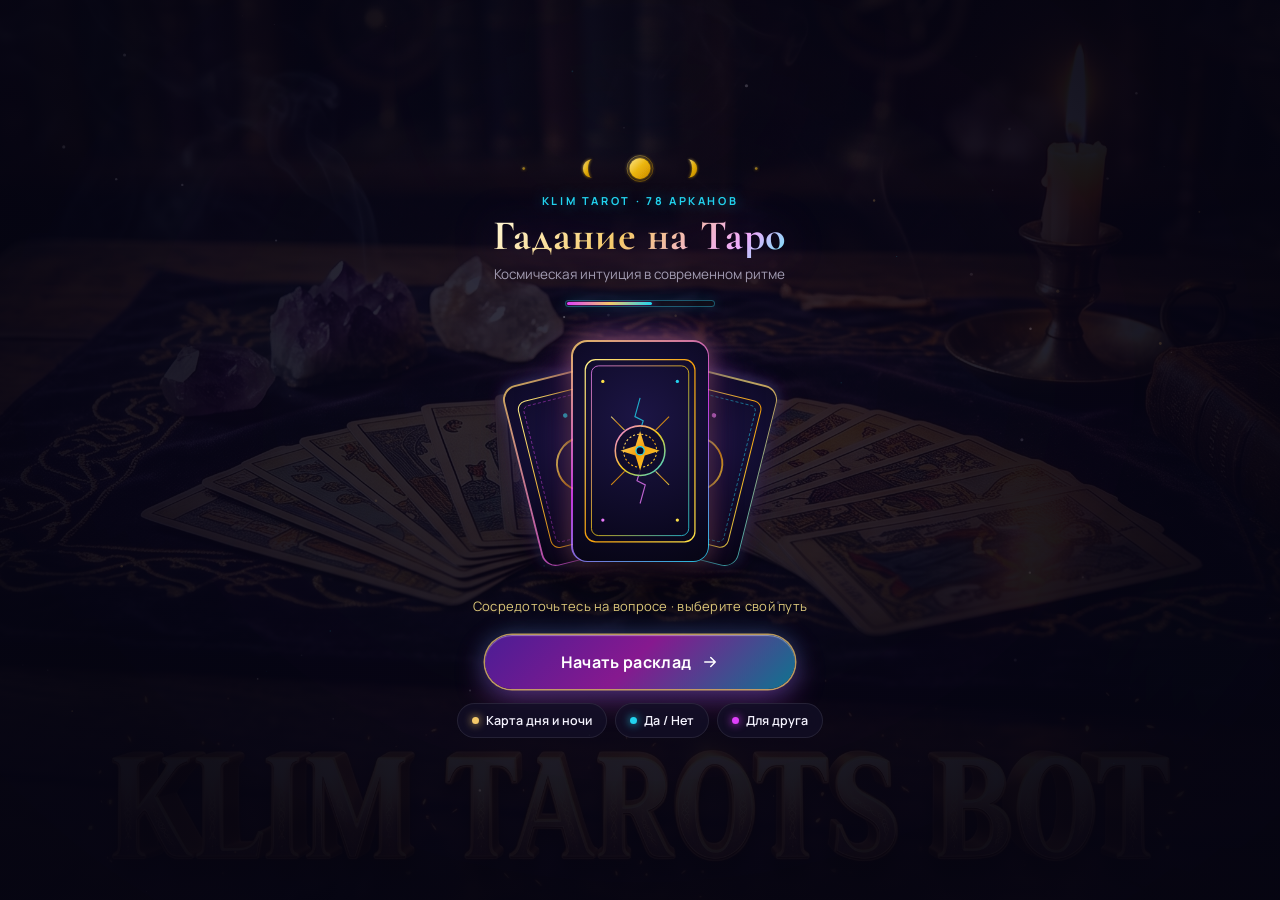
<file: tarot-bot/webapp_backup_v1/index.html>
<!DOCTYPE html>
<html lang="ru">
<head>
  <meta charset="UTF-8" />
  <meta name="viewport" content="width=device-width, initial-scale=1.0, maximum-scale=1.0, user-scalable=no, viewport-fit=cover" />
  <title>KLIM TAROT — Telegram Mini App</title>
  <meta name="theme-color" content="#070614" />

  <!-- Telegram WebApp SDK -->
  <script src="https://telegram.org/js/telegram-web-app.js"></script>

  <!-- Premium Typography: Cormorant Garamond (Celestial Serif) + Manrope (Modern UI Sans) -->
  <link rel="preconnect" href="https://fonts.googleapis.com" />
  <link rel="preconnect" href="https://fonts.gstatic.com" crossorigin />
  <link href="https://fonts.googleapis.com/css2?family=Cormorant+Garamond:ital,wght@0,500;0,600;0,700;1,500&family=Manrope:wght@400;500;600;700;800&display=swap" rel="stylesheet" />

  <link rel="stylesheet" href="./css/styles.css?v=5" />
</head>
<body>
  <!-- Animated Cosmic Starfield & Nebula Canvas -->
  <canvas id="cosmos-canvas" aria-hidden="true"></canvas>
  <div class="ambient-glow glow-gold" aria-hidden="true"></div>
  <div class="ambient-glow glow-magenta" aria-hidden="true"></div>
  <div class="ambient-glow glow-cyan" aria-hidden="true"></div>

  <!-- Main App Shell -->
  <div id="app-shell">

    <!-- ══════════════════════════════════════════════════════════
         VIEW 0: HERO / SPLASH SCREEN (FUSION OF STYLE A + STYLE B)
         Celestial Gold & Constellations (A) + Electric Neon Aura (B)
         ══════════════════════════════════════════════════════════ -->
    <section id="view-hero" class="view active" aria-label="Главный экран">
      <!-- Atmospheric Looping Welcome Animation on Entry -->
      <video class="hero-bg-video" autoplay loop muted playsinline preload="auto" poster="./assets/brand-hero.jpg" aria-hidden="true">
        <source src="./assets/welcome.mp4" type="video/mp4" />
      </video>
      <div class="hero-video-veil" aria-hidden="true"></div>
      <div class="hero-container">
        <!-- Style A: Celestial Moon Phases Header -->
        <div class="moon-phases" aria-hidden="true">
          <svg viewBox="0 0 260 28" class="moon-phases-svg">
            <defs>
              <linearGradient id="goldGrad" x1="0%" y1="0%" x2="100%" y2="100%">
                <stop offset="0%" stop-color="#fde68a"/>
                <stop offset="50%" stop-color="#eab308"/>
                <stop offset="100%" stop-color="#ca8a04"/>
              </linearGradient>
              <filter id="softGoldGlow">
                <feGaussianBlur stdDeviation="1.5" result="blur"/>
                <feMerge><feMergeNode in="blur"/><feMergeNode in="SourceGraphic"/></feMerge>
              </filter>
            </defs>
            <g filter="url(#softGoldGlow)" fill="url(#goldGrad)">
              <!-- Waning Crescent -->
              <path d="M46 6a8 8 0 1 0 0 16 6.2 6.2 0 1 1 0-16z" opacity="0.72"/>
              <!-- Last Quarter -->
              <path d="M84 5a9 9 0 1 0 0 18 4.2 9 0 0 1 0-18z" opacity="0.88"/>
              <!-- Full Moon (center) -->
              <circle cx="130" cy="14" r="10"/>
              <circle cx="130" cy="14" r="12.5" fill="none" stroke="url(#goldGrad)" stroke-width="0.7" opacity="0.5"/>
              <!-- First Quarter -->
              <path d="M176 5a9 9 0 1 1 0 18 4.2 9 0 0 0 0-18z" opacity="0.88"/>
              <!-- Waxing Crescent -->
              <path d="M214 6a8 8 0 1 1 0 16 6.2 6.2 0 1 0 0-16z" opacity="0.72"/>
              <!-- Decorative stars -->
              <circle cx="18" cy="14" r="1.3" opacity="0.55"/>
              <circle cx="242" cy="14" r="1.3" opacity="0.55"/>
              <line x1="25" y1="14" x2="34" y2="14" stroke="url(#goldGrad)" stroke-width="0.6" opacity="0.4"/>
              <line x1="226" y1="14" x2="235" y2="14" stroke="url(#goldGrad)" stroke-width="0.6" opacity="0.4"/>
            </g>
          </svg>
        </div>

        <!-- Style A + B Title Block -->
        <div class="hero-header">
          <div class="hero-eyebrow">KLIM TAROT · 78 АРКАНОВ</div>
          <h1 class="hero-title">Гадание на Таро</h1>
          <p class="hero-subtitle">Космическая интуиция в современном ритме</p>
        </div>

        <!-- Style B Refined Neon Energy Capsule (Top) -->
        <div class="energy-bar-wrap" aria-hidden="true">
          <div class="energy-bar">
            <div class="energy-bar-fill"></div>
          </div>
        </div>

        <!-- Style A + B Centerpiece: Fanned Celestial-Neon Tarot Cards -->
        <div class="hero-fan-stage" id="hero-fan-stage">
          <!-- Neon-Gold Energy Halo -->
          <div class="fan-aura"></div>

          <!-- Left Card (Crescent Moon + Neon Violet Edge) -->
          <div class="hero-tarot-card card-left" data-hero-card="0">
            <div class="hero-card-inner">
              <div class="card-corner tl"></div><div class="card-corner tr"></div>
              <div class="card-corner bl"></div><div class="card-corner br"></div>
              <svg viewBox="0 0 100 160" class="card-sigil-svg">
                <rect x="7" y="7" width="86" height="146" rx="8" fill="none" stroke="url(#cardGoldA)" stroke-width="1"/>
                <rect x="12" y="12" width="76" height="136" rx="5" fill="none" stroke="rgba(217,70,239,0.55)" stroke-width="0.8" stroke-dasharray="3 2"/>
                <path d="M56 54a24 24 0 1 0 0 52 18 18 0 1 1 0-52z" fill="none" stroke="url(#cardGoldA)" stroke-width="1.8"/>
                <circle cx="50" cy="30" r="2.2" fill="#22d3ee"/>
                <circle cx="50" cy="130" r="2.2" fill="#e879f9"/>
                <path d="M26 80h12M62 80h12" stroke="url(#cardGoldA)" stroke-width="0.8" opacity="0.7"/>
              </svg>
            </div>
          </div>

          <!-- Right Card (Crescent + Neon Cyan Edge) -->
          <div class="hero-tarot-card card-right" data-hero-card="2">
            <div class="hero-card-inner">
              <div class="card-corner tl"></div><div class="card-corner tr"></div>
              <div class="card-corner bl"></div><div class="card-corner br"></div>
              <svg viewBox="0 0 100 160" class="card-sigil-svg">
                <rect x="7" y="7" width="86" height="146" rx="8" fill="none" stroke="url(#cardGoldA)" stroke-width="1"/>
                <rect x="12" y="12" width="76" height="136" rx="5" fill="none" stroke="rgba(34,211,238,0.6)" stroke-width="0.8" stroke-dasharray="3 2"/>
                <path d="M44 54a24 24 0 1 1 0 52 18 18 0 1 0 0-52z" fill="none" stroke="url(#cardGoldA)" stroke-width="1.8"/>
                <circle cx="50" cy="30" r="2.2" fill="#e879f9"/>
                <circle cx="50" cy="130" r="2.2" fill="#22d3ee"/>
                <path d="M26 80h12M62 80h12" stroke="url(#cardGoldA)" stroke-width="0.8" opacity="0.7"/>
              </svg>
            </div>
          </div>

          <!-- Center Card (Celestial Sun + Neon Compass Fusion) -->
          <div class="hero-tarot-card card-center" data-hero-card="1">
            <div class="hero-card-inner">
              <div class="card-corner tl"></div><div class="card-corner tr"></div>
              <div class="card-corner bl"></div><div class="card-corner br"></div>
              <svg viewBox="0 0 120 190" class="card-sigil-svg">
                <defs>
                  <linearGradient id="cardGoldA" x1="0%" y1="0%" x2="100%" y2="100%">
                    <stop offset="0%" stop-color="#fef08a"/>
                    <stop offset="50%" stop-color="#f59e0b"/>
                    <stop offset="100%" stop-color="#fde047"/>
                  </linearGradient>
                  <linearGradient id="neonFusion" x1="0%" y1="0%" x2="100%" y2="100%">
                    <stop offset="0%" stop-color="#e879f9"/>
                    <stop offset="50%" stop-color="#facc15"/>
                    <stop offset="100%" stop-color="#22d3ee"/>
                  </linearGradient>
                </defs>
                <!-- Outer Gold Frame + Inner Neon Arc -->
                <rect x="7" y="7" width="106" height="176" rx="10" fill="none" stroke="url(#cardGoldA)" stroke-width="1.2"/>
                <rect x="13" y="13" width="94" height="164" rx="7" fill="none" stroke="url(#neonFusion)" stroke-width="0.9" opacity="0.85"/>
                <!-- Celestial Sunburst Rays -->
                <g stroke="url(#cardGoldA)" stroke-width="1" opacity="0.85">
                  <line x1="60" y1="34" x2="60" y2="56"/>
                  <line x1="60" y1="134" x2="60" y2="156"/>
                  <line x1="22" y1="95" x2="40" y2="95"/>
                  <line x1="80" y1="95" x2="98" y2="95"/>
                  <line x1="32" y1="62" x2="45" y2="75"/>
                  <line x1="75" y1="115" x2="88" y2="128"/>
                  <line x1="88" y1="62" x2="75" y2="75"/>
                  <line x1="45" y1="115" x2="32" y2="128"/>
                </g>
                <!-- Neon Energy Lightning Lines (Style B) -->
                <path d="M60 44 L55 62 L63 66 L60 76" fill="none" stroke="#22d3ee" stroke-width="1.1" opacity="0.8"/>
                <path d="M60 146 L65 128 L57 124 L60 114" fill="none" stroke="#e879f9" stroke-width="1.1" opacity="0.8"/>
                <!-- Sacred Circle + Star Compass -->
                <circle cx="60" cy="95" r="24" fill="rgba(16,12,42,0.85)" stroke="url(#neonFusion)" stroke-width="1.5"/>
                <circle cx="60" cy="95" r="16" fill="none" stroke="url(#cardGoldA)" stroke-width="1" stroke-dasharray="2 2"/>
                <path d="M60 76 L64.5 90.5 L79 95 L64.5 99.5 L60 114 L55.5 99.5 L41 95 L55.5 90.5 Z" fill="url(#cardGoldA)"/>
                <circle cx="60" cy="95" r="4" fill="#0b0920" stroke="#22d3ee" stroke-width="1.2"/>
                <!-- Corner Stars -->
                <circle cx="24" cy="28" r="1.6" fill="#fde047"/>
                <circle cx="96" cy="28" r="1.6" fill="#22d3ee"/>
                <circle cx="24" cy="162" r="1.6" fill="#e879f9"/>
                <circle cx="96" cy="162" r="1.6" fill="#fde047"/>
              </svg>
            </div>
          </div>
        </div>

        <!-- Subtle Prompt -->
        <p class="hero-hint">Сосредоточьтесь на вопросе · выберите свой путь</p>

        <!-- Style A+B Signature CTA Button -->
        <div class="hero-actions">
          <button class="btn-fusion-primary" id="btn-enter-app">
            <span class="btn-fusion-text">Начать расклад</span>
            <svg class="btn-arrow" viewBox="0 0 24 24" fill="none" stroke="currentColor" stroke-width="2">
              <path d="M5 12h14M13 6l6 6-6 6" stroke-linecap="round" stroke-linejoin="round"/>
            </svg>
          </button>

          <!-- Quick Shortcuts right from Hero -->
          <div class="hero-quick-row">
            <button class="hero-chip" data-action="card-of-day">
              <span class="chip-dot dot-gold"></span>Карта дня и ночи
            </button>
            <button class="hero-chip" data-action="oracle">
              <span class="chip-dot dot-cyan"></span>Да / Нет
            </button>
            <button class="hero-chip" data-action="friend">
              <span class="chip-dot dot-magenta"></span>Для друга
            </button>
          </div>
        </div>
      </div>
    </section>

    <!-- ══════════════════════════════════════════════════════════
         MAIN APP CHROME (ULTRA-MODERN GLASS DESIGN FOR ALL OTHER VIEWS)
         ══════════════════════════════════════════════════════════ -->
    <div id="main-chrome" class="hidden">
      <!-- Top Sticky Header -->
      <header class="top-bar">
        <button class="icon-btn hidden" id="btn-back" aria-label="Назад">
          <svg viewBox="0 0 24 24" fill="none" stroke="currentColor" stroke-width="2">
            <path d="M15 18l-6-6 6-6" stroke-linecap="round" stroke-linejoin="round"/>
          </svg>
        </button>
        <div class="brand-pill" id="btn-to-hero" title="На заставку">
          <span class="brand-gem"></span>
          <span class="brand-name" id="topbar-title">KLIM TAROT</span>
        </div>
        <div class="top-bar-actions">
          <button class="icon-btn" id="btn-next-track" aria-label="Следующий трек" title="Переключить трек">
            <svg viewBox="0 0 24 24" fill="none" stroke="currentColor" stroke-width="1.8">
              <path d="M5 5l9 7-9 7V5z" stroke-linejoin="round"/>
              <path d="M19 5v14" stroke-linecap="round"/>
            </svg>
          </button>
          <button class="icon-btn" id="btn-sound-toggle" aria-label="Звук" title="Вкл/выкл звук">
            <svg id="icon-sound-on" viewBox="0 0 24 24" fill="none" stroke="currentColor" stroke-width="1.8">
              <path d="M11 5L6 9H2v6h4l5 4V5z" stroke-linejoin="round"/>
              <path d="M15.54 8.46a5 5 0 0 1 0 7.07M19.07 4.93a10 10 0 0 1 0 14.14" stroke-linecap="round"/>
            </svg>
            <svg id="icon-sound-off" class="hidden" viewBox="0 0 24 24" fill="none" stroke="currentColor" stroke-width="1.8">
              <path d="M11 5L6 9H2v6h4l5 4V5z" stroke-linejoin="round"/>
              <path d="M23 9l-6 6M17 9l6 6" stroke-linecap="round"/>
            </svg>
          </button>
          <button class="icon-btn" id="btn-history-shortcut" aria-label="История">
            <svg viewBox="0 0 24 24" fill="none" stroke="currentColor" stroke-width="1.8">
              <circle cx="12" cy="12" r="9"/>
              <path d="M12 7v5l3 2" stroke-linecap="round" stroke-linejoin="round"/>
            </svg>
          </button>
        </div>
      </header>

      <!-- Scrollable Viewport -->
      <main id="views-container">

        <!-- ── VIEW 1: MODERN HOME BENTO DASHBOARD ── -->
        <section id="view-home" class="subview">
          <!-- Brand Atmospheric Banner (Animated Video replacing static image) -->
          <div class="modern-hero-banner" id="banner-daily-card">
            <video class="banner-bg-img" autoplay loop muted playsinline preload="auto" poster="./assets/brand-hero.jpg" aria-hidden="true">
              <source src="./assets/welcome.mp4" type="video/mp4" />
            </video>
            <div class="banner-overlay"></div>
            <div class="daily-timer-pill hidden" id="daily-timer-pill"></div>
            <div class="banner-content">
              <div class="banner-badge" id="daily-status-badge">ПОСЛАНИЕ ПО ВАШЕМУ ВРЕМЕНИ</div>
              <h2 class="banner-title" id="daily-banner-title">Карта дня и ночи</h2>
              <p class="banner-desc" id="daily-banner-desc">Днём — послание дня, ночью — карта этой ночи (по вашему времени)</p>
              <div class="banner-cta">
                <span id="daily-banner-cta">Открыть карту</span>
                <svg viewBox="0 0 24 24" fill="none" stroke="currentColor" stroke-width="2"><path d="M5 12h14M13 6l6 6-6 6" stroke-linecap="round" stroke-linejoin="round"/></svg>
              </div>
            </div>
          </div>

          <!-- Modern Bento Grid -->
          <div class="section-head">
            <h3>Быстрый доступ</h3>
          </div>
          <div class="bento-grid">
            <button class="bento-card bento-accent-cyan" data-nav="oracle">
              <div class="bento-icon icon-cyan">
                <svg viewBox="0 0 24 24" fill="none" stroke="currentColor" stroke-width="1.8">
                  <path d="M12 3v18M4 9l8-6 8 6M6 15l6 6 6-6" stroke-linecap="round" stroke-linejoin="round"/>
                </svg>
              </div>
              <div class="bento-meta">
                <span class="bento-title">Да или Нет</span>
                <span class="bento-sub">Мгновенный оракул</span>
              </div>
            </button>

            <button class="bento-card bento-accent-magenta" data-nav="friend">
              <div class="bento-icon icon-magenta">
                <svg viewBox="0 0 24 24" fill="none" stroke="currentColor" stroke-width="1.8">
                  <path d="M20 12v8a2 2 0 0 1-2 2H6a2 2 0 0 1-2-2v-8M2 7h20v5H2zM12 22V7M12 7H7.5a2.5 2.5 0 1 1 0-5C11 2 12 7 12 7zM12 7h4.5a2.5 2.5 0 1 0 0-5C13 2 12 7 12 7z" stroke-linecap="round" stroke-linejoin="round"/>
                </svg>
              </div>
              <div class="bento-meta">
                <span class="bento-title">Для друга</span>
                <span class="bento-sub">Расклад в подарок</span>
              </div>
            </button>

            <button class="bento-card bento-wide bento-accent-gold" data-nav="spreads">
              <div class="bento-wide-left">
                <div class="bento-icon icon-gold">
                  <svg viewBox="0 0 24 24" fill="none" stroke="currentColor" stroke-width="1.8">
                    <rect x="4" y="4" width="11" height="16" rx="2"/>
                    <path d="M15 7h3a2 2 0 0 1 2 2v11a2 2 0 0 1-2 2H9a2 2 0 0 1-2-2v-1"/>
                  </svg>
                </div>
                <div class="bento-meta">
                  <span class="bento-title">Тематические расклады</span>
                  <span class="bento-sub">21 расклад · Любовь, карьера, год вперёд</span>
                </div>
              </div>
              <svg class="chevron-icon" viewBox="0 0 24 24" fill="none" stroke="currentColor" stroke-width="2"><path d="M9 6l6 6-6 6" stroke-linecap="round" stroke-linejoin="round"/></svg>
            </button>

            <button class="bento-card" data-nav="dictionary">
              <div class="bento-icon icon-violet">
                <svg viewBox="0 0 24 24" fill="none" stroke="currentColor" stroke-width="1.8">
                  <path d="M4 19.5A2.5 2.5 0 0 1 6.5 17H20M4 4.5A2.5 2.5 0 0 1 6.5 2H20v20H6.5A2.5 2.5 0 0 1 4 19.5v-15z" stroke-linecap="round" stroke-linejoin="round"/>
                </svg>
              </div>
              <div class="bento-meta">
                <span class="bento-title">Словарь карт</span>
                <span class="bento-sub">Все 78 арканов</span>
              </div>
            </button>

            <button class="bento-card" data-nav="history">
              <div class="bento-icon icon-amber">
                <svg viewBox="0 0 24 24" fill="none" stroke="currentColor" stroke-width="1.8">
                  <path d="M12 8v4l3 3m6-3a9 9 0 1 1-18 0 9 9 0 0 1 18 0z" stroke-linecap="round" stroke-linejoin="round"/>
                </svg>
              </div>
              <div class="bento-meta">
                <span class="bento-title">Моя история</span>
                <span class="bento-sub" id="history-count-label">Сохранённые</span>
              </div>
            </button>
          </div>

          <!-- Popular Spreads Horizontal Shelf -->
          <div class="section-head">
            <h3>Популярные расклады</h3>
            <button class="link-btn" data-nav="spreads">Все 21</button>
          </div>
          <div class="featured-spreads-row" id="featured-spreads-row"></div>
        </section>

        <!-- ── VIEW 2: ALL & THEMED SPREADS ── -->
        <section id="view-spreads" class="subview">
          <div class="view-intro">
            <h2>Библиотека раскладов</h2>
            <p>Выберите тему или конкретный расклад под ваш запрос</p>
          </div>
          <div class="pill-tabs" id="spread-category-tabs"></div>
          <div class="spreads-list" id="spreads-list"></div>
        </section>

        <!-- ── VIEW 3: INTERACTIVE DRAW TABLE ── -->
        <section id="view-draw" class="subview">
          <div class="draw-header">
            <div class="draw-badge" id="draw-mode-badge">РАСКЛАД</div>
            <h2 id="draw-spread-title">Три карты</h2>
            <p id="draw-spread-intro"></p>
          </div>

          <!-- Optional Question Input -->
          <div class="glass-input-wrap" id="draw-question-box">
            <input type="text" id="draw-question-input" class="glass-input" placeholder="Сформулируйте вопрос (необязательно)..." maxlength="140" />
          </div>

          <!-- Progress & Drawn Slots -->
          <div class="draw-progress-bar">
            <span id="draw-progress-text">Выберите 3 карты из колоды</span>
            <button class="chip-auto-btn" id="btn-auto-draw">Вытянуть случайно ✨</button>
          </div>

          <div class="drawn-slots" id="drawn-slots"></div>

          <!-- Interactive Deck Fan -->
          <div class="deck-picker-area" id="deck-picker-area">
            <div class="deck-strip" id="deck-strip"></div>
            <div class="deck-hint">Нажимайте на карты, которые притягивают взгляд</div>
          </div>
        </section>

        <!-- ── VIEW 4: READING RESULT & SYNTHESIS ── -->
        <section id="view-result" class="subview">
          <div class="result-hero" id="result-hero"></div>

          <!-- Drawn Cards Visual Strip (3D Flipped Cards) -->
          <div class="revealed-cards-grid" id="revealed-cards-grid"></div>

          <!-- Detailed Human-Language Breakdown -->
          <div class="section-head">
            <h3>Подробное толкование</h3>
          </div>
          <div class="interpretations-list" id="interpretations-list"></div>

          <!-- Synthesis Card -->
          <div class="synthesis-card" id="synthesis-card"></div>

          <!-- Result Actions -->
          <div class="result-actions">
            <button class="btn-fusion-primary" id="btn-share-reading">
              <span class="btn-fusion-text" id="btn-share-label">Поделиться раскладом</span>
            </button>
            <div class="result-secondary-row">
              <button class="btn-glass-secondary" id="btn-send-to-bot">Отправить в чат бота</button>
              <button class="btn-glass-secondary" data-nav="spreads">Другой расклад</button>
            </div>
          </div>
        </section>

        <!-- ── VIEW 5: YES / NO ORACLE ── -->
        <section id="view-oracle" class="subview">
          <div class="view-intro center">
            <div class="draw-badge">ОРАКУЛ</div>
            <h2>Да или Нет</h2>
            <p>Задайте чёткий вопрос и нажмите на карту, чтобы получить прямой ответ</p>
          </div>

          <div class="glass-input-wrap">
            <input type="text" id="oracle-question-input" class="glass-input" placeholder="Например: Стоит ли мне согласиться?" maxlength="140" />
          </div>

          <div class="oracle-stage" id="oracle-stage">
            <div class="oracle-card-3d" id="oracle-card-3d">
              <div class="oracle-face oracle-back">
                <div class="oracle-orb"></div>
                <span>Нажмите, чтобы открыть ответ</span>
              </div>
              <div class="oracle-face oracle-front" id="oracle-front"></div>
            </div>
          </div>

          <div class="oracle-verdict-panel hidden" id="oracle-verdict-panel"></div>
        </section>

        <!-- ── VIEW 6: READING FOR A FRIEND ── -->
        <section id="view-friend" class="subview">
          <div class="view-intro">
            <div class="draw-badge badge-magenta">ПОДАРОК</div>
            <h2>Гадаю для друга</h2>
            <p>Сделайте персональный расклад для близкого человека и перешлите ему готовый результат</p>
          </div>

          <div class="glass-panel">
            <label class="field-label" for="friend-name-input">Имя человека</label>
            <input type="text" id="friend-name-input" class="glass-input" placeholder="Например: Анна" maxlength="50" />

            <label class="field-label" style="margin-top:16px;">Выберите расклад для подарка</label>
            <div class="spreads-list compact" id="friend-spreads-list"></div>
          </div>
        </section>

        <!-- ── VIEW 7: 78-CARD DICTIONARY ── -->
        <section id="view-dictionary" class="subview">
          <div class="view-intro">
            <h2>Словарь арканов</h2>
            <p>Все 78 карт Таро с историями, значениями и советами</p>
          </div>

          <div class="glass-input-wrap search-wrap">
            <svg class="search-icon" viewBox="0 0 24 24" fill="none" stroke="currentColor" stroke-width="2">
              <circle cx="11" cy="11" r="7"/><path d="M20 20l-3.5-3.5" stroke-linecap="round"/>
            </svg>
            <input type="search" id="dict-search-input" class="glass-input with-icon" placeholder="Поиск карты (например: Солнце, Туз)..." />
          </div>

          <div class="pill-tabs" id="dict-suit-tabs"></div>
          <div class="dict-grid" id="dict-grid"></div>
        </section>

        <!-- ── VIEW 8: HISTORY ── -->
        <section id="view-history" class="subview">
          <div class="view-intro row-between">
            <div>
              <h2>История гаданий</h2>
              <p>Ваши сохранённые расклады</p>
            </div>
            <button class="chip-danger-btn hidden" id="btn-clear-history">Очистить</button>
          </div>
          <div class="history-list" id="history-list"></div>
        </section>

      </main>

      <!-- Ultra-Modern Floating Bottom Navigation Dock -->
      <nav class="bottom-dock" aria-label="Навигация">
        <button class="dock-item active" data-tab="home">
          <svg viewBox="0 0 24 24" fill="none" stroke="currentColor" stroke-width="1.8">
            <path d="M3 10.5L12 3l9 7.5V20a1 1 0 0 1-1 1h-5v-6H9v6H4a1 1 0 0 1-1-1v-9.5z" stroke-linejoin="round"/>
          </svg>
          <span>Главная</span>
        </button>
        <button class="dock-item" data-tab="spreads">
          <svg viewBox="0 0 24 24" fill="none" stroke="currentColor" stroke-width="1.8">
            <rect x="4" y="4" width="11" height="16" rx="2"/>
            <path d="M15 7h3a2 2 0 0 1 2 2v11a2 2 0 0 1-2 2H9a2 2 0 0 1-2-2v-1"/>
          </svg>
          <span>Расклады</span>
        </button>
        <button class="dock-item" data-tab="oracle">
          <svg viewBox="0 0 24 24" fill="none" stroke="currentColor" stroke-width="1.8">
            <circle cx="12" cy="12" r="9"/>
            <path d="M12 7l2.5 5L12 17l-2.5-5L12 7z" stroke-linejoin="round"/>
          </svg>
          <span>Оракул</span>
        </button>
        <button class="dock-item" data-tab="dictionary">
          <svg viewBox="0 0 24 24" fill="none" stroke="currentColor" stroke-width="1.8">
            <path d="M4 19.5A2.5 2.5 0 0 1 6.5 17H20M4 4.5A2.5 2.5 0 0 1 6.5 2H20v20H6.5A2.5 2.5 0 0 1 4 19.5v-15z" stroke-linejoin="round"/>
          </svg>
          <span>Колода</span>
        </button>
      </nav>
    </div>

  </div>

  <!-- Card Detail Bottom Sheet Modal -->
  <div id="card-modal" class="modal-backdrop hidden" role="dialog" aria-modal="true">
    <div class="modal-sheet">
      <div class="modal-handle"></div>
      <button class="modal-close" id="btn-close-modal" aria-label="Закрыть">✕</button>
      <div id="modal-body"></div>
    </div>
  </div>

  <!-- Toast Notification -->
  <div id="toast" class="toast hidden"></div>

  <script type="module" src="./js/app.js?v=5"></script>
</body>
</html>
</file>
<file: tarot-bot/webapp_backup_v1/css/styles.css>
/* ══════════════════════════════════════════════════════════════════
   KLIM TAROT — Telegram Mini App Design System
   • Hero / View 0: Fusion of Style A (Celestial Gold & Moon Phases)
     + Style B (Electric Neon Violet/Cyan Aura & Energy Pulse)
   • All other views: Ultra-Modern Obsidian Glassmorphism
   ══════════════════════════════════════════════════════════════════ */

:root {
  --bg-deep: #060512;
  --bg-mid: #0d0b22;
  --surface: rgba(18, 16, 38, 0.72);
  --surface-strong: rgba(24, 21, 50, 0.88);
  --surface-hover: rgba(34, 30, 68, 0.85);
  --border: rgba(255, 255, 255, 0.085);
  --border-highlight: rgba(255, 255, 255, 0.16);

  --gold: #f5c969;
  --gold-soft: #fde68a;
  --gold-deep: #c58f2b;
  --magenta: #e040fb;
  --violet: #8b5cf6;
  --cyan: #22d3ee;
  --emerald: #34d399;
  --rose: #fb7185;

  --text-main: #f6f4ff;
  --text-muted: rgba(226, 223, 248, 0.68);
  --text-faint: rgba(203, 199, 232, 0.45);

  --radius-sm: 12px;
  --radius-md: 18px;
  --radius-lg: 24px;
  --radius-pill: 999px;

  --font-display: 'Cormorant Garamond', Georgia, serif;
  --font-ui: 'Manrope', -apple-system, BlinkMacSystemFont, sans-serif;

  --safe-top: env(safe-area-inset-top, 0px);
  --safe-bottom: env(safe-area-inset-bottom, 0px);
}

*, *::before, *::after {
  box-sizing: border-box;
  -webkit-tap-highlight-color: transparent;
}

html, body {
  margin: 0;
  padding: 0;
  width: 100%;
  min-height: 100%;
  background: var(--bg-deep);
  color: var(--text-main);
  font-family: var(--font-ui);
  font-size: 15px;
  line-height: 1.5;
  overflow-x: hidden;
  -webkit-font-smoothing: antialiased;
}

button, input {
  font-family: inherit;
  color: inherit;
}

button {
  cursor: pointer;
  border: none;
  background: none;
}

.hidden {
  display: none !important;
}

/* ── Cosmic Background Canvas & Ambient Orbs ─────────────────── */

#cosmos-canvas {
  position: fixed;
  inset: 0;
  width: 100%;
  height: 100%;
  z-index: 0;
  pointer-events: none;
}

.ambient-glow {
  position: fixed;
  border-radius: 50%;
  filter: blur(90px);
  pointer-events: none;
  z-index: 0;
  opacity: 0.4;
}

.glow-gold {
  width: 320px;
  height: 320px;
  top: -110px;
  left: 50%;
  transform: translateX(-50%);
  background: radial-gradient(circle, rgba(245, 201, 105, 0.42), transparent 70%);
}

.glow-magenta {
  width: 280px;
  height: 280px;
  top: 32%;
  left: -100px;
  background: radial-gradient(circle, rgba(224, 64, 251, 0.36), transparent 70%);
}

.glow-cyan {
  width: 280px;
  height: 280px;
  bottom: 8%;
  right: -100px;
  background: radial-gradient(circle, rgba(34, 211, 238, 0.34), transparent 70%);
}

/* ── App Shell (Centered Mobile Viewport on Desktop) ─────────── */

#app-shell {
  position: relative;
  z-index: 1;
  width: 100%;
  max-width: 460px;
  min-height: 100dvh;
  margin: 0 auto;
  display: flex;
  flex-direction: column;
}

/* ════════════════════════════════════════════════════════════════
   VIEW 0: HERO / SPLASH SCREEN (STYLE A + STYLE B FUSION)
   ════════════════════════════════════════════════════════════════ */

#view-hero {
  position: relative;
  overflow: hidden;
  min-height: 100dvh;
  padding: calc(20px + var(--safe-top)) 20px calc(28px + var(--safe-bottom));
  display: flex;
  flex-direction: column;
  justify-content: center;
  animation: fadeUp 0.55s cubic-bezier(0.22, 1, 0.36, 1);
}

.hero-bg-video {
  position: fixed;
  inset: 0;
  width: 100%;
  height: 100%;
  object-fit: cover;
  opacity: 0.34;
  filter: saturate(1.15) contrast(1.06);
  pointer-events: none;
  z-index: 0;
}

.hero-video-veil {
  position: fixed;
  inset: 0;
  background: radial-gradient(
    ellipse at 50% 42%,
    rgba(13, 10, 34, 0.42) 0%,
    rgba(6, 5, 18, 0.86) 72%,
    rgba(6, 5, 18, 0.96) 100%
  );
  pointer-events: none;
  z-index: 1;
}

.hero-container {
  position: relative;
  z-index: 2;
  display: flex;
  flex-direction: column;
  align-items: center;
  text-align: center;
  gap: 14px;
}

/* Moon Phases (Style A) */
.moon-phases {
  width: 100%;
  max-width: 270px;
  margin-bottom: -4px;
}

.moon-phases-svg {
  width: 100%;
  height: auto;
  display: block;
}

/* Title Block */
.hero-header {
  display: flex;
  flex-direction: column;
  align-items: center;
  gap: 4px;
}

.hero-eyebrow {
  font-size: 11px;
  font-weight: 700;
  letter-spacing: 0.24em;
  color: var(--cyan);
  text-transform: uppercase;
  text-shadow: 0 0 14px rgba(34, 211, 238, 0.5);
}

.hero-title {
  margin: 0;
  font-family: var(--font-display);
  font-size: 42px;
  font-weight: 700;
  line-height: 1.05;
  letter-spacing: 0.02em;
  background: linear-gradient(135deg, #fff9db 0%, #f5c969 45%, #f0abfc 82%, #67e8f9 100%);
  -webkit-background-clip: text;
  background-clip: text;
  color: transparent;
  filter: drop-shadow(0 4px 24px rgba(224, 64, 251, 0.28));
}

.hero-subtitle {
  margin: 2px 0 0;
  font-size: 13.5px;
  color: var(--text-muted);
}

/* Energy Resonance Bar (Refined Style B) */
.energy-bar-wrap {
  width: 150px;
  margin: 2px 0;
}

.energy-bar {
  height: 7px;
  border-radius: var(--radius-pill);
  background: rgba(255, 255, 255, 0.06);
  border: 1px solid rgba(34, 211, 238, 0.35);
  box-shadow: 0 0 14px rgba(34, 211, 238, 0.2), inset 0 0 8px rgba(0, 0, 0, 0.6);
  overflow: hidden;
  padding: 1px;
}

.energy-bar-fill {
  width: 58%;
  height: 100%;
  border-radius: var(--radius-pill);
  background: linear-gradient(90deg, var(--magenta), var(--gold), var(--cyan));
  box-shadow: 0 0 12px var(--magenta);
  animation: energyPulse 3.2s ease-in-out infinite alternate;
}

@keyframes energyPulse {
  0% { transform: translateX(0%); width: 46%; }
  100% { transform: translateX(75%); width: 52%; }
}

/* Fanned Tarot Cards Stage (Style A Celestial Backs + Style B Neon Halo) */
.hero-fan-stage {
  position: relative;
  width: 100%;
  height: 252px;
  display: flex;
  align-items: center;
  justify-content: center;
  margin: 6px 0 2px;
  perspective: 1000px;
}

.fan-aura {
  position: absolute;
  width: 240px;
  height: 210px;
  border-radius: 50%;
  background: radial-gradient(
    ellipse at center,
    rgba(245, 201, 105, 0.26) 0%,
    rgba(224, 64, 251, 0.25) 45%,
    rgba(34, 211, 238, 0.16) 72%,
    transparent 85%
  );
  filter: blur(26px);
  animation: auraBreath 4.2s ease-in-out infinite alternate;
  pointer-events: none;
}

@keyframes auraBreath {
  0% { transform: scale(0.95); opacity: 0.78; }
  100% { transform: scale(1.08); opacity: 1; }
}

.hero-tarot-card {
  position: absolute;
  width: 126px;
  height: 204px;
  border-radius: 16px;
  padding: 1.5px;
  background: linear-gradient(145deg, rgba(245, 201, 105, 0.9), rgba(224, 64, 251, 0.85), rgba(34, 211, 238, 0.9));
  box-shadow:
    0 18px 36px rgba(0, 0, 0, 0.65),
    0 0 22px rgba(224, 64, 251, 0.25),
    0 0 12px rgba(34, 211, 238, 0.2);
  transition: transform 0.42s cubic-bezier(0.22, 1, 0.36, 1), box-shadow 0.35s ease;
  cursor: pointer;
}

.hero-card-inner {
  position: relative;
  width: 100%;
  height: 100%;
  border-radius: 14.5px;
  background: radial-gradient(circle at 50% 35%, #1c1545 0%, #0b0820 75%, #070514 100%);
  overflow: hidden;
  display: flex;
  align-items: center;
  justify-content: center;
}

.hero-card-inner::after {
  content: '';
  position: absolute;
  inset: 0;
  background: linear-gradient(125deg, transparent 30%, rgba(255, 255, 255, 0.11) 48%, transparent 64%);
  transform: translateX(-120%);
  animation: cardShimmer 5.5s ease-in-out infinite;
}

@keyframes cardShimmer {
  0%, 70% { transform: translateX(-120%); }
  100% { transform: translateX(130%); }
}

.card-sigil-svg {
  width: 92%;
  height: 92%;
}

.card-left {
  transform: translateX(-62px) translateY(10px) rotate(-14deg) scale(0.91);
  z-index: 1;
  background: linear-gradient(155deg, rgba(245, 201, 105, 0.8), rgba(224, 64, 251, 0.85));
}

.card-right {
  transform: translateX(62px) translateY(10px) rotate(14deg) scale(0.91);
  z-index: 1;
  background: linear-gradient(205deg, rgba(245, 201, 105, 0.8), rgba(34, 211, 238, 0.88));
}

.card-center {
  width: 138px;
  height: 222px;
  transform: translateY(-4px);
  z-index: 3;
  box-shadow:
    0 24px 48px rgba(0, 0, 0, 0.78),
    0 0 32px rgba(224, 64, 251, 0.36),
    0 0 18px rgba(245, 201, 105, 0.35);
}

.hero-tarot-card:hover,
.hero-tarot-card.lifted {
  z-index: 5;
  box-shadow:
    0 28px 54px rgba(0, 0, 0, 0.82),
    0 0 42px rgba(34, 211, 238, 0.5),
    0 0 28px rgba(224, 64, 251, 0.5);
}

.card-left:hover, .card-left.lifted {
  transform: translateX(-72px) translateY(-10px) rotate(-16deg) scale(0.97);
}
.card-right:hover, .card-right.lifted {
  transform: translateX(72px) translateY(-10px) rotate(16deg) scale(0.97);
}
.card-center:hover, .card-center.lifted {
  transform: translateY(-14px) scale(1.04);
}

.hero-hint {
  margin: 0;
  font-size: 13px;
  color: var(--gold-soft);
  opacity: 0.86;
  letter-spacing: 0.02em;
}

/* Signature Fusion CTA Button (Style A Gold-Violet + Style B Neon Bloom) */
.hero-actions {
  width: 100%;
  display: flex;
  flex-direction: column;
  align-items: center;
  gap: 14px;
  margin-top: 4px;
}

.btn-fusion-primary {
  position: relative;
  width: 100%;
  max-width: 310px;
  height: 54px;
  padding: 0 24px;
  border-radius: var(--radius-pill);
  display: inline-flex;
  align-items: center;
  justify-content: center;
  gap: 10px;
  font-size: 16px;
  font-weight: 700;
  letter-spacing: 0.02em;
  color: #ffffff;
  background: linear-gradient(135deg, #4c1d95 0%, #86198f 48%, #0e7490 100%);
  box-shadow:
    0 0 0 1.5px rgba(245, 201, 105, 0.72),
    0 10px 30px rgba(224, 64, 251, 0.35),
    0 0 24px rgba(34, 211, 238, 0.25),
    inset 0 1px 1px rgba(255, 255, 255, 0.4);
  transition: transform 0.2s ease, box-shadow 0.25s ease, filter 0.2s ease;
}

.btn-fusion-primary:active {
  transform: scale(0.97);
}

.btn-fusion-primary:hover {
  filter: brightness(1.1);
  box-shadow:
    0 0 0 1.5px rgba(253, 230, 138, 0.95),
    0 14px 36px rgba(224, 64, 251, 0.48),
    0 0 32px rgba(34, 211, 238, 0.4),
    inset 0 1px 1px rgba(255, 255, 255, 0.5);
}

.btn-arrow {
  width: 18px;
  height: 18px;
}

.hero-quick-row {
  display: flex;
  flex-wrap: wrap;
  justify-content: center;
  gap: 8px;
}

.hero-chip {
  display: inline-flex;
  align-items: center;
  gap: 7px;
  padding: 8px 14px;
  border-radius: var(--radius-pill);
  background: rgba(18, 16, 40, 0.72);
  border: 1px solid var(--border);
  backdrop-filter: blur(14px);
  font-size: 12.5px;
  font-weight: 600;
  color: var(--text-main);
  transition: all 0.2s ease;
}

.hero-chip:hover {
  background: rgba(34, 30, 68, 0.9);
  border-color: var(--border-highlight);
  transform: translateY(-1px);
}

.chip-dot {
  width: 7px;
  height: 7px;
  border-radius: 50%;
}
.dot-gold { background: var(--gold); box-shadow: 0 0 8px var(--gold); }
.dot-cyan { background: var(--cyan); box-shadow: 0 0 8px var(--cyan); }
.dot-magenta { background: var(--magenta); box-shadow: 0 0 8px var(--magenta); }

/* ════════════════════════════════════════════════════════════════
   ULTRA-MODERN MAIN CHROME (ALL OTHER SCREENS)
   ════════════════════════════════════════════════════════════════ */

#main-chrome {
  min-height: 100dvh;
  display: flex;
  flex-direction: column;
}

.top-bar {
  position: sticky;
  top: 0;
  z-index: 20;
  display: flex;
  align-items: center;
  justify-content: space-between;
  padding: calc(12px + var(--safe-top)) 16px 12px;
  background: rgba(6, 5, 18, 0.76);
  backdrop-filter: blur(22px);
  -webkit-backdrop-filter: blur(22px);
  border-bottom: 1px solid rgba(255, 255, 255, 0.06);
}

.top-bar-actions {
  display: flex;
  align-items: center;
  gap: 8px;
}

.brand-pill {
  display: inline-flex;
  align-items: center;
  gap: 9px;
  cursor: pointer;
}

.brand-gem {
  width: 10px;
  height: 10px;
  transform: rotate(45deg);
  border-radius: 2px;
  background: linear-gradient(135deg, var(--gold), var(--magenta), var(--cyan));
  box-shadow: 0 0 12px rgba(245, 201, 105, 0.65);
}

.brand-name {
  font-family: var(--font-display);
  font-size: 20px;
  font-weight: 700;
  letter-spacing: 0.08em;
  color: var(--text-main);
}

.icon-btn {
  width: 38px;
  height: 38px;
  border-radius: 12px;
  display: inline-flex;
  align-items: center;
  justify-content: center;
  background: rgba(255, 255, 255, 0.05);
  border: 1px solid var(--border);
  color: var(--text-main);
  transition: background 0.2s ease, transform 0.15s ease;
}

.icon-btn svg {
  width: 19px;
  height: 19px;
}

.icon-btn:active { transform: scale(0.94); }
.icon-btn:hover { background: rgba(255, 255, 255, 0.1); }
.icon-btn.muted { color: var(--text-faint); }

#views-container {
  flex: 1;
  padding: 16px 16px calc(98px + var(--safe-bottom));
}

.subview {
  display: none;
  animation: fadeUp 0.34s cubic-bezier(0.22, 1, 0.36, 1);
}

.subview.active {
  display: block;
}

@keyframes fadeUp {
  from { opacity: 0; transform: translateY(10px); }
  to { opacity: 1; transform: translateY(0); }
}

/* ── Modern Home Banner (Uses KLIM TAROTS BOT Brand Art) ─────── */

.modern-hero-banner {
  position: relative;
  border-radius: var(--radius-lg);
  overflow: hidden;
  min-height: 176px;
  padding: 20px;
  display: flex;
  align-items: flex-end;
  border: 1px solid rgba(245, 201, 105, 0.28);
  box-shadow: 0 18px 40px rgba(0, 0, 0, 0.45);
  cursor: pointer;
  margin-bottom: 22px;
  transition: transform 0.22s ease, border-color 0.22s ease;
}

.modern-hero-banner:active { transform: scale(0.985); }
.modern-hero-banner:hover { border-color: rgba(245, 201, 105, 0.55); }

.banner-bg-img {
  position: absolute;
  inset: 0;
  width: 100%;
  height: 100%;
  object-fit: cover;
  object-position: center 35%;
  filter: brightness(0.65) saturate(1.1);
  transition: transform 0.5s ease;
}

.modern-hero-banner:hover .banner-bg-img {
  transform: scale(1.04);
}

.banner-overlay {
  position: absolute;
  inset: 0;
  background: linear-gradient(
    180deg,
    rgba(6, 5, 18, 0.2) 0%,
    rgba(9, 7, 26, 0.72) 55%,
    rgba(7, 6, 20, 0.96) 100%
  );
}

.banner-content {
  position: relative;
  z-index: 2;
  width: 100%;
}

.daily-timer-pill {
  position: absolute;
  top: 14px;
  right: 14px;
  z-index: 3;
  display: inline-flex;
  align-items: center;
  gap: 5px;
  padding: 5px 10px;
  border-radius: var(--radius-pill);
  background: rgba(8, 7, 22, 0.72);
  border: 1px solid rgba(245, 201, 105, 0.34);
  backdrop-filter: blur(12px);
  -webkit-backdrop-filter: blur(12px);
  font-size: 11px;
  font-weight: 700;
  font-variant-numeric: tabular-nums;
  letter-spacing: 0.03em;
  color: var(--gold-soft);
}

.hero-chip-timer {
  font-size: 10.5px;
  font-variant-numeric: tabular-nums;
  color: var(--gold-soft);
  opacity: 0.85;
  margin-left: 2px;
}

.banner-badge {
  display: inline-block;
  font-size: 10px;
  font-weight: 800;
  letter-spacing: 0.16em;
  text-transform: uppercase;
  color: var(--gold-soft);
  padding: 4px 10px;
  border-radius: var(--radius-pill);
  background: rgba(245, 201, 105, 0.14);
  border: 1px solid rgba(245, 201, 105, 0.34);
  margin-bottom: 8px;
}

.banner-title {
  margin: 0;
  font-family: var(--font-display);
  font-size: 30px;
  font-weight: 700;
  line-height: 1.08;
  color: #fff;
}

.banner-desc {
  margin: 4px 0 12px;
  font-size: 13px;
  color: var(--text-muted);
}

.banner-cta {
  display: inline-flex;
  align-items: center;
  gap: 6px;
  font-size: 13px;
  font-weight: 700;
  color: var(--gold);
}

.banner-cta svg {
  width: 16px;
  height: 16px;
}

/* ── Section Headers ─────────────────────────────────────────── */

.section-head {
  display: flex;
  align-items: center;
  justify-content: space-between;
  margin: 18px 0 12px;
}

.section-head h3 {
  margin: 0;
  font-size: 14px;
  font-weight: 700;
  letter-spacing: 0.04em;
  text-transform: uppercase;
  color: var(--text-muted);
}

.link-btn {
  font-size: 13px;
  font-weight: 600;
  color: var(--cyan);
}

/* ── Modern Bento Grid ───────────────────────────────────────── */

.bento-grid {
  display: grid;
  grid-template-columns: repeat(2, 1fr);
  gap: 11px;
}

.bento-card {
  position: relative;
  text-align: left;
  padding: 16px;
  border-radius: var(--radius-md);
  background: var(--surface);
  border: 1px solid var(--border);
  backdrop-filter: blur(18px);
  -webkit-backdrop-filter: blur(18px);
  display: flex;
  flex-direction: column;
  gap: 12px;
  box-shadow: inset 0 1px 0 rgba(255, 255, 255, 0.06);
  transition: transform 0.2s ease, background 0.2s ease, border-color 0.2s ease;
}

.bento-card:active { transform: scale(0.97); }
.bento-card:hover {
  background: var(--surface-hover);
  border-color: var(--border-highlight);
}

.bento-wide {
  grid-column: span 2;
  flex-direction: row;
  align-items: center;
  justify-content: space-between;
}

.bento-wide-left {
  display: flex;
  align-items: center;
  gap: 14px;
}

.bento-accent-cyan {
  background: linear-gradient(150deg, rgba(14, 116, 144, 0.24), var(--surface) 70%);
  border-color: rgba(34, 211, 238, 0.2);
}

.bento-accent-magenta {
  background: linear-gradient(150deg, rgba(162, 28, 175, 0.24), var(--surface) 70%);
  border-color: rgba(224, 64, 251, 0.2);
}

.bento-accent-gold {
  background: linear-gradient(135deg, rgba(245, 201, 105, 0.16), rgba(139, 92, 246, 0.14) 55%, var(--surface) 100%);
  border-color: rgba(245, 201, 105, 0.26);
}

.bento-icon {
  width: 40px;
  height: 40px;
  border-radius: 12px;
  display: flex;
  align-items: center;
  justify-content: center;
  flex-shrink: 0;
}

.bento-icon svg {
  width: 20px;
  height: 20px;
}

.icon-cyan { background: rgba(34, 211, 238, 0.14); color: var(--cyan); }
.icon-magenta { background: rgba(224, 64, 251, 0.14); color: #f0abfc; }
.icon-gold { background: rgba(245, 201, 105, 0.16); color: var(--gold); }
.icon-violet { background: rgba(139, 92, 246, 0.16); color: #c4b5fd; }
.icon-amber { background: rgba(251, 191, 36, 0.14); color: #fcd34d; }

.bento-meta {
  display: flex;
  flex-direction: column;
  gap: 2px;
}

.bento-title {
  font-size: 15px;
  font-weight: 700;
  color: var(--text-main);
}

.bento-sub {
  font-size: 12px;
  color: var(--text-muted);
}

.chevron-icon {
  width: 18px;
  height: 18px;
  color: var(--text-faint);
  flex-shrink: 0;
}

/* ── Featured Spreads Shelf ──────────────────────────────────── */

.featured-spreads-row {
  display: flex;
  gap: 10px;
  overflow-x: auto;
  padding-bottom: 6px;
  scrollbar-width: none;
}
.featured-spreads-row::-webkit-scrollbar { display: none; }

.featured-pill-card {
  flex: 0 0 168px;
  text-align: left;
  padding: 14px;
  border-radius: var(--radius-md);
  background: var(--surface);
  border: 1px solid var(--border);
  display: flex;
  flex-direction: column;
  justify-content: space-between;
  gap: 10px;
  transition: border-color 0.2s ease, transform 0.2s ease;
}

.featured-pill-card:active { transform: scale(0.97); }
.featured-pill-card:hover { border-color: rgba(245, 201, 105, 0.4); }

.featured-count {
  font-size: 11px;
  font-weight: 700;
  color: var(--gold);
  letter-spacing: 0.04em;
}

.featured-name {
  font-size: 14px;
  font-weight: 700;
  color: var(--text-main);
  line-height: 1.25;
}

.featured-desc {
  font-size: 11.5px;
  color: var(--text-muted);
  line-height: 1.35;
}

/* ── View Intros & Pill Tabs ─────────────────────────────────── */

.view-intro {
  margin-bottom: 16px;
}
.view-intro.center { text-align: center; }
.view-intro.row-between {
  display: flex;
  align-items: flex-start;
  justify-content: space-between;
  gap: 12px;
}

.view-intro h2 {
  margin: 0 0 4px;
  font-family: var(--font-display);
  font-size: 30px;
  font-weight: 700;
  line-height: 1.1;
}

.view-intro p {
  margin: 0;
  font-size: 13.5px;
  color: var(--text-muted);
}

.pill-tabs {
  display: flex;
  gap: 8px;
  overflow-x: auto;
  padding-bottom: 12px;
  margin-bottom: 6px;
  scrollbar-width: none;
}
.pill-tabs::-webkit-scrollbar { display: none; }

.pill-tab {
  flex: 0 0 auto;
  padding: 8px 14px;
  border-radius: var(--radius-pill);
  font-size: 13px;
  font-weight: 600;
  color: var(--text-muted);
  background: rgba(255, 255, 255, 0.04);
  border: 1px solid var(--border);
  transition: all 0.2s ease;
}

.pill-tab.active {
  color: #090718;
  background: linear-gradient(135deg, var(--gold-soft), var(--gold));
  border-color: transparent;
  box-shadow: 0 4px 16px rgba(245, 201, 105, 0.3);
}

/* ── Spreads List (Modern Clean Rows) ────────────────────────── */

.spreads-list {
  display: flex;
  flex-direction: column;
  gap: 10px;
}

.spread-row {
  width: 100%;
  text-align: left;
  padding: 15px 16px;
  border-radius: var(--radius-md);
  background: var(--surface);
  border: 1px solid var(--border);
  backdrop-filter: blur(16px);
  display: flex;
  align-items: center;
  justify-content: space-between;
  gap: 12px;
  transition: transform 0.16s ease, border-color 0.2s ease, background 0.2s ease;
}

.spread-row:active { transform: scale(0.985); }
.spread-row:hover {
  background: var(--surface-hover);
  border-color: var(--border-highlight);
}

.spread-row-main {
  display: flex;
  flex-direction: column;
  gap: 3px;
}

.spread-row-title {
  font-size: 15px;
  font-weight: 700;
  color: var(--text-main);
}

.spread-row-desc {
  font-size: 12.5px;
  color: var(--text-muted);
}

.spread-count-pill {
  flex-shrink: 0;
  padding: 5px 10px;
  border-radius: var(--radius-pill);
  font-size: 11.5px;
  font-weight: 700;
  color: var(--gold-soft);
  background: rgba(245, 201, 105, 0.1);
  border: 1px solid rgba(245, 201, 105, 0.22);
}

/* ── Glass Inputs ────────────────────────────────────────────── */

.glass-panel {
  padding: 18px;
  border-radius: var(--radius-lg);
  background: var(--surface);
  border: 1px solid var(--border);
  backdrop-filter: blur(18px);
}

.field-label {
  display: block;
  font-size: 12px;
  font-weight: 700;
  letter-spacing: 0.06em;
  text-transform: uppercase;
  color: var(--text-muted);
  margin-bottom: 8px;
}

.glass-input-wrap {
  position: relative;
  margin-bottom: 14px;
}

.glass-input {
  width: 100%;
  height: 48px;
  padding: 0 16px;
  border-radius: 14px;
  background: rgba(10, 9, 26, 0.8);
  border: 1px solid var(--border);
  color: var(--text-main);
  font-size: 14.5px;
  outline: none;
  transition: border-color 0.2s ease, box-shadow 0.2s ease;
}

.glass-input.with-icon {
  padding-left: 44px;
}

.glass-input:focus {
  border-color: rgba(34, 211, 238, 0.55);
  box-shadow: 0 0 0 3px rgba(34, 211, 238, 0.12);
}

.search-icon {
  position: absolute;
  left: 14px;
  top: 50%;
  transform: translateY(-50%);
  width: 18px;
  height: 18px;
  color: var(--text-faint);
  pointer-events: none;
}

/* ════════════════════════════════════════════════════════════════
   INTERACTIVE DRAW TABLE (TAP-TO-PICK TAROT DECK)
   ════════════════════════════════════════════════════════════════ */

.draw-header {
  text-align: center;
  margin-bottom: 14px;
}

.draw-badge {
  display: inline-block;
  font-size: 10.5px;
  font-weight: 800;
  letter-spacing: 0.16em;
  text-transform: uppercase;
  color: var(--cyan);
  background: rgba(34, 211, 238, 0.12);
  border: 1px solid rgba(34, 211, 238, 0.28);
  padding: 4px 11px;
  border-radius: var(--radius-pill);
  margin-bottom: 8px;
}

.badge-magenta {
  color: #f0abfc;
  background: rgba(224, 64, 251, 0.12);
  border-color: rgba(224, 64, 251, 0.3);
}

.draw-header h2 {
  margin: 0 0 6px;
  font-family: var(--font-display);
  font-size: 30px;
  line-height: 1.1;
}

.draw-header p {
  margin: 0;
  font-size: 13px;
  color: var(--text-muted);
}

.draw-progress-bar {
  display: flex;
  align-items: center;
  justify-content: space-between;
  gap: 8px;
  margin-bottom: 14px;
  font-size: 13px;
  font-weight: 600;
  color: var(--gold-soft);
}

.chip-auto-btn {
  padding: 7px 12px;
  border-radius: var(--radius-pill);
  font-size: 12px;
  font-weight: 700;
  color: #fff;
  background: linear-gradient(135deg, rgba(139, 92, 246, 0.45), rgba(34, 211, 238, 0.32));
  border: 1px solid rgba(255, 255, 255, 0.18);
  transition: transform 0.15s ease;
}
.chip-auto-btn:active { transform: scale(0.95); }

.drawn-slots {
  display: flex;
  flex-wrap: wrap;
  justify-content: center;
  gap: 8px;
  margin-bottom: 18px;
}

.drawn-slot {
  width: 54px;
  height: 82px;
  border-radius: 10px;
  border: 1px dashed rgba(245, 201, 105, 0.35);
  background: rgba(255, 255, 255, 0.03);
  display: flex;
  flex-direction: column;
  align-items: center;
  justify-content: center;
  font-size: 11px;
  font-weight: 700;
  color: var(--text-faint);
  transition: all 0.28s cubic-bezier(0.22, 1, 0.36, 1);
}

.drawn-slot.filled {
  border-style: solid;
  border-color: var(--gold);
  background: linear-gradient(145deg, #271b59, #100c29);
  color: var(--gold-soft);
  box-shadow: 0 6px 18px rgba(224, 64, 251, 0.3);
  transform: translateY(-3px);
}

/* Interactive Deck Strip */
.deck-picker-area {
  padding: 16px 0 8px;
  text-align: center;
}

.deck-strip {
  display: flex;
  overflow-x: auto;
  padding: 20px 24px 26px;
  scrollbar-width: none;
  justify-content: flex-start;
  scroll-snap-type: x proximity;
}
.deck-strip::-webkit-scrollbar { display: none; }

.pickable-card {
  flex: 0 0 86px;
  height: 142px;
  margin-left: -34px;
  border-radius: 12px;
  padding: 1.5px;
  background: linear-gradient(155deg, rgba(245, 201, 105, 0.8), rgba(224, 64, 251, 0.72), rgba(34, 211, 238, 0.78));
  box-shadow: -4px 10px 24px rgba(0, 0, 0, 0.55);
  transition: transform 0.25s cubic-bezier(0.22, 1, 0.36, 1), opacity 0.25s ease;
  scroll-snap-align: center;
}

.pickable-card:first-child { margin-left: 0; }

.pickable-card-inner {
  width: 100%;
  height: 100%;
  border-radius: 10.5px;
  background: radial-gradient(circle at 50% 35%, #231a52, #0b0820);
  display: flex;
  align-items: center;
  justify-content: center;
  position: relative;
}

.pickable-card-inner::before {
  content: '✦';
  font-size: 24px;
  color: var(--gold);
  text-shadow: 0 0 12px rgba(245, 201, 105, 0.7);
}

.pickable-card:hover {
  transform: translateY(-14px) scale(1.05);
  z-index: 4;
}

.pickable-card.picked {
  transform: translateY(-48px) scale(0.8);
  opacity: 0;
  pointer-events: none;
}

.deck-hint {
  font-size: 12.5px;
  color: var(--text-muted);
}

/* ════════════════════════════════════════════════════════════════
   RESULT VIEW: 3D FLIPPED CARDS + DEEP EXPLANATIONS + SYNTHESIS
   ════════════════════════════════════════════════════════════════ */

.result-hero {
  text-align: center;
  margin-bottom: 18px;
}

.result-hero h2 {
  margin: 6px 0 4px;
  font-family: var(--font-display);
  font-size: 30px;
  line-height: 1.1;
}

.result-hero p {
  margin: 0;
  font-size: 13px;
  color: var(--text-muted);
}

.result-question-quote {
  margin-top: 10px;
  padding: 10px 14px;
  border-radius: 12px;
  background: rgba(255, 255, 255, 0.04);
  border: 1px solid var(--border);
  font-size: 13px;
  font-style: italic;
  color: var(--gold-soft);
}

.revealed-cards-grid {
  display: grid;
  grid-template-columns: repeat(auto-fit, minmax(108px, 1fr));
  gap: 10px;
  margin-bottom: 22px;
}

.tarot-flip-card {
  perspective: 900px;
  height: 174px;
  cursor: pointer;
}

.tarot-flip-inner {
  position: relative;
  width: 100%;
  height: 100%;
  transform-style: preserve-3d;
  transition: transform 0.75s cubic-bezier(0.22, 1, 0.36, 1);
}

.tarot-flip-card.flipped .tarot-flip-inner {
  transform: rotateY(180deg);
}

.tarot-face {
  position: absolute;
  inset: 0;
  backface-visibility: hidden;
  border-radius: 14px;
  overflow: hidden;
}

.tarot-face-back {
  background: radial-gradient(circle at 50% 40%, #241b56, #0a081d);
  border: 1.5px solid rgba(245, 201, 105, 0.5);
  display: flex;
  align-items: center;
  justify-content: center;
  font-size: 28px;
  color: var(--gold);
}

.tarot-face-front {
  transform: rotateY(180deg);
  padding: 10px 8px;
  background: linear-gradient(165deg, rgba(30, 24, 66, 0.96), rgba(11, 9, 28, 0.98));
  border: 1px solid rgba(245, 201, 105, 0.42);
  box-shadow: 0 12px 26px rgba(0, 0, 0, 0.45);
  display: flex;
  flex-direction: column;
  align-items: center;
  justify-content: space-between;
  text-align: center;
}

.tarot-face-front.reversed {
  border-color: rgba(224, 64, 251, 0.45);
}

.card-pos-tag {
  font-size: 9.5px;
  font-weight: 800;
  letter-spacing: 0.06em;
  text-transform: uppercase;
  color: var(--text-faint);
  max-width: 100%;
  white-space: nowrap;
  overflow: hidden;
  text-overflow: ellipsis;
}

.card-glyph-wrap {
  font-size: 36px;
  line-height: 1;
  filter: drop-shadow(0 4px 12px rgba(245, 201, 105, 0.35));
}

.card-glyph-wrap.is-reversed {
  transform: rotate(180deg);
}

.card-face-name {
  font-family: var(--font-display);
  font-size: 16px;
  font-weight: 700;
  line-height: 1.1;
  color: var(--gold-soft);
}

.card-orient-pill {
  font-size: 10px;
  font-weight: 700;
  padding: 2px 7px;
  border-radius: var(--radius-pill);
  background: rgba(52, 211, 153, 0.14);
  color: var(--emerald);
}

.card-orient-pill.rev {
  background: rgba(224, 64, 251, 0.16);
  color: #f0abfc;
}

/* Detailed Interpretation Cards */
.interpretations-list {
  display: flex;
  flex-direction: column;
  gap: 12px;
  margin-bottom: 18px;
}

.interp-card {
  padding: 16px;
  border-radius: var(--radius-md);
  background: var(--surface);
  border: 1px solid var(--border);
  backdrop-filter: blur(18px);
}

.interp-head {
  display: flex;
  align-items: flex-start;
  justify-content: space-between;
  gap: 10px;
  margin-bottom: 10px;
}

.interp-pos {
  font-size: 11px;
  font-weight: 800;
  letter-spacing: 0.08em;
  text-transform: uppercase;
  color: var(--cyan);
  margin-bottom: 2px;
}

.interp-title {
  font-family: var(--font-display);
  font-size: 22px;
  font-weight: 700;
  line-height: 1.15;
  color: var(--text-main);
}

.interp-story {
  margin: 0 0 10px;
  font-size: 13.5px;
  color: var(--text-muted);
  font-style: italic;
}

.interp-meaning {
  margin: 0 0 10px;
  font-size: 14px;
  color: var(--text-main);
}

.interp-warning {
  margin: 0 0 10px;
  padding: 10px 12px;
  border-radius: 10px;
  background: rgba(224, 64, 251, 0.1);
  border-left: 2.5px solid var(--magenta);
  font-size: 13px;
  color: #f5d0fe;
}

.interp-advice {
  padding-top: 10px;
  border-top: 1px solid rgba(255, 255, 255, 0.07);
  font-size: 13.5px;
  font-weight: 600;
  color: var(--gold-soft);
}

/* Synthesis Card */
.synthesis-card {
  padding: 20px;
  border-radius: var(--radius-lg);
  background: linear-gradient(155deg, rgba(40, 24, 78, 0.85), rgba(14, 16, 44, 0.92));
  border: 1px solid rgba(245, 201, 105, 0.36);
  box-shadow: 0 16px 36px rgba(0, 0, 0, 0.45), 0 0 28px rgba(224, 64, 251, 0.14);
  margin-bottom: 20px;
}

.synthesis-badge {
  display: inline-flex;
  align-items: center;
  gap: 6px;
  font-size: 11px;
  font-weight: 800;
  letter-spacing: 0.14em;
  text-transform: uppercase;
  color: var(--gold);
  margin-bottom: 8px;
}

.synthesis-card h3 {
  margin: 0 0 12px;
  font-family: var(--font-display);
  font-size: 26px;
  line-height: 1.15;
}

.synthesis-card p {
  margin: 0 0 10px;
  font-size: 14px;
  color: rgba(244, 242, 255, 0.9);
}

.synthesis-key {
  margin-top: 12px;
  padding: 12px 14px;
  border-radius: 12px;
  background: rgba(245, 201, 105, 0.12);
  border: 1px solid rgba(245, 201, 105, 0.3);
  font-size: 14px;
  font-weight: 600;
  color: var(--gold-soft);
}

.result-actions {
  display: flex;
  flex-direction: column;
  align-items: center;
  gap: 10px;
}

.result-secondary-row {
  width: 100%;
  max-width: 310px;
  display: grid;
  grid-template-columns: 1fr 1fr;
  gap: 8px;
}

.btn-glass-secondary {
  height: 44px;
  padding: 0 12px;
  border-radius: 14px;
  background: var(--surface);
  border: 1px solid var(--border);
  font-size: 12.5px;
  font-weight: 600;
  color: var(--text-main);
  transition: background 0.2s ease;
}

.btn-glass-secondary:hover { background: var(--surface-hover); }

/* ════════════════════════════════════════════════════════════════
   YES / NO ORACLE VIEW
   ════════════════════════════════════════════════════════════════ */

.oracle-stage {
  display: flex;
  justify-content: center;
  padding: 12px 0 20px;
  perspective: 1100px;
}

.oracle-card-3d {
  width: 210px;
  height: 318px;
  position: relative;
  transform-style: preserve-3d;
  transition: transform 0.85s cubic-bezier(0.22, 1, 0.36, 1);
  cursor: pointer;
}

.oracle-card-3d.flipped {
  transform: rotateY(180deg);
}

.oracle-face {
  position: absolute;
  inset: 0;
  backface-visibility: hidden;
  border-radius: 22px;
  padding: 20px;
  display: flex;
  flex-direction: column;
  align-items: center;
  justify-content: center;
  text-align: center;
}

.oracle-back {
  background: radial-gradient(circle at 50% 42%, #241856, #09071a);
  border: 1.5px solid rgba(34, 211, 238, 0.55);
  box-shadow: 0 22px 46px rgba(0, 0, 0, 0.65), 0 0 36px rgba(224, 64, 251, 0.28);
  gap: 18px;
  font-size: 13px;
  font-weight: 600;
  color: var(--gold-soft);
}

.oracle-orb {
  width: 82px;
  height: 82px;
  border-radius: 50%;
  background: radial-gradient(circle at 35% 30%, #fde68a, #e040fb 55%, #0891b2 100%);
  box-shadow: 0 0 34px rgba(224, 64, 251, 0.55), 0 0 18px rgba(34, 211, 238, 0.5);
  animation: auraBreath 3s ease-in-out infinite alternate;
}

.oracle-front {
  transform: rotateY(180deg);
  background: linear-gradient(165deg, #1f1747, #0b091e);
  border: 1.5px solid rgba(245, 201, 105, 0.6);
  box-shadow: 0 24px 48px rgba(0, 0, 0, 0.7), 0 0 36px rgba(245, 201, 105, 0.25);
  justify-content: space-between;
}

.oracle-verdict-badge {
  padding: 6px 18px;
  border-radius: var(--radius-pill);
  font-size: 16px;
  font-weight: 800;
  letter-spacing: 0.1em;
}

.verdict-yes { background: rgba(52, 211, 153, 0.2); color: var(--emerald); border: 1px solid rgba(52, 211, 153, 0.45); }
.verdict-no { background: rgba(251, 113, 133, 0.2); color: var(--rose); border: 1px solid rgba(251, 113, 133, 0.45); }
.verdict-maybe { background: rgba(245, 201, 105, 0.2); color: var(--gold); border: 1px solid rgba(245, 201, 105, 0.45); }

.oracle-verdict-panel {
  padding: 18px;
  border-radius: var(--radius-lg);
  background: var(--surface);
  border: 1px solid var(--border);
  backdrop-filter: blur(18px);
}

/* ════════════════════════════════════════════════════════════════
   78-CARD DICTIONARY & HISTORY
   ════════════════════════════════════════════════════════════════ */

.dict-grid {
  display: grid;
  grid-template-columns: repeat(2, 1fr);
  gap: 10px;
}

.dict-card {
  text-align: left;
  padding: 14px;
  border-radius: var(--radius-md);
  background: var(--surface);
  border: 1px solid var(--border);
  display: flex;
  flex-direction: column;
  gap: 6px;
  transition: border-color 0.2s ease, transform 0.15s ease;
}

.dict-card:active { transform: scale(0.97); }
.dict-card:hover { border-color: rgba(245, 201, 105, 0.4); }

.dict-card-top {
  display: flex;
  align-items: center;
  justify-content: space-between;
}

.dict-emoji { font-size: 24px; }
.dict-num { font-size: 11px; font-weight: 700; color: var(--gold); }
.dict-name { font-size: 14px; font-weight: 700; color: var(--text-main); }
.dict-preview {
  font-size: 11.5px;
  color: var(--text-muted);
  display: -webkit-box;
  -webkit-line-clamp: 2;
  -webkit-box-orient: vertical;
  overflow: hidden;
}

.history-list {
  display: flex;
  flex-direction: column;
  gap: 10px;
}

.history-item {
  width: 100%;
  text-align: left;
  padding: 15px 16px;
  border-radius: var(--radius-md);
  background: var(--surface);
  border: 1px solid var(--border);
  display: flex;
  flex-direction: column;
  gap: 5px;
}

.history-top {
  display: flex;
  justify-content: space-between;
  align-items: center;
  gap: 8px;
}

.history-title { font-size: 14.5px; font-weight: 700; }
.history-time { font-size: 11.5px; color: var(--text-faint); }
.history-cards { font-size: 12.5px; color: var(--gold-soft); }

.empty-state {
  text-align: center;
  padding: 44px 20px;
  color: var(--text-muted);
}

.chip-danger-btn {
  padding: 7px 12px;
  border-radius: var(--radius-pill);
  font-size: 12px;
  font-weight: 600;
  color: var(--rose);
  background: rgba(251, 113, 133, 0.12);
  border: 1px solid rgba(251, 113, 133, 0.25);
}

/* ── Floating Bottom Navigation Dock ─────────────────────────── */

.bottom-dock {
  position: fixed;
  left: 50%;
  transform: translateX(-50%);
  bottom: calc(12px + var(--safe-bottom));
  z-index: 25;
  width: calc(100% - 28px);
  max-width: 432px;
  padding: 6px;
  border-radius: 22px;
  background: rgba(14, 12, 32, 0.86);
  border: 1px solid rgba(255, 255, 255, 0.1);
  backdrop-filter: blur(24px);
  -webkit-backdrop-filter: blur(24px);
  box-shadow: 0 14px 36px rgba(0, 0, 0, 0.6);
  display: grid;
  grid-template-columns: repeat(4, 1fr);
  gap: 4px;
}

.dock-item {
  height: 52px;
  border-radius: 16px;
  display: flex;
  flex-direction: column;
  align-items: center;
  justify-content: center;
  gap: 3px;
  color: var(--text-faint);
  font-size: 11px;
  font-weight: 600;
  transition: all 0.2s ease;
}

.dock-item svg {
  width: 20px;
  height: 20px;
}

.dock-item.active {
  color: var(--gold-soft);
  background: rgba(245, 201, 105, 0.12);
}

/* ── Bottom Sheet Modal & Toast ──────────────────────────────── */

.modal-backdrop {
  position: fixed;
  inset: 0;
  z-index: 40;
  background: rgba(4, 3, 12, 0.72);
  backdrop-filter: blur(8px);
  display: flex;
  align-items: flex-end;
  justify-content: center;
}

.modal-sheet {
  position: relative;
  width: 100%;
  max-width: 460px;
  max-height: 84dvh;
  overflow-y: auto;
  padding: 14px 20px calc(28px + var(--safe-bottom));
  border-radius: 26px 26px 0 0;
  background: linear-gradient(180deg, #161334, #0a081d);
  border-top: 1px solid rgba(245, 201, 105, 0.35);
  animation: sheetUp 0.28s cubic-bezier(0.22, 1, 0.36, 1);
}

@keyframes sheetUp {
  from { transform: translateY(100%); }
  to { transform: translateY(0); }
}

.modal-handle {
  width: 40px;
  height: 4px;
  border-radius: 99px;
  background: rgba(255, 255, 255, 0.22);
  margin: 0 auto 14px;
}

.modal-close {
  position: absolute;
  top: 16px;
  right: 16px;
  width: 32px;
  height: 32px;
  border-radius: 50%;
  background: rgba(255, 255, 255, 0.08);
  color: var(--text-muted);
  font-size: 14px;
}

.toast {
  position: fixed;
  left: 50%;
  bottom: calc(84px + var(--safe-bottom));
  transform: translateX(-50%);
  z-index: 50;
  padding: 10px 18px;
  border-radius: var(--radius-pill);
  background: rgba(22, 18, 52, 0.96);
  border: 1px solid rgba(245, 201, 105, 0.45);
  color: var(--gold-soft);
  font-size: 13px;
  font-weight: 600;
  box-shadow: 0 12px 28px rgba(0, 0, 0, 0.6);
  white-space: nowrap;
}
</file>
